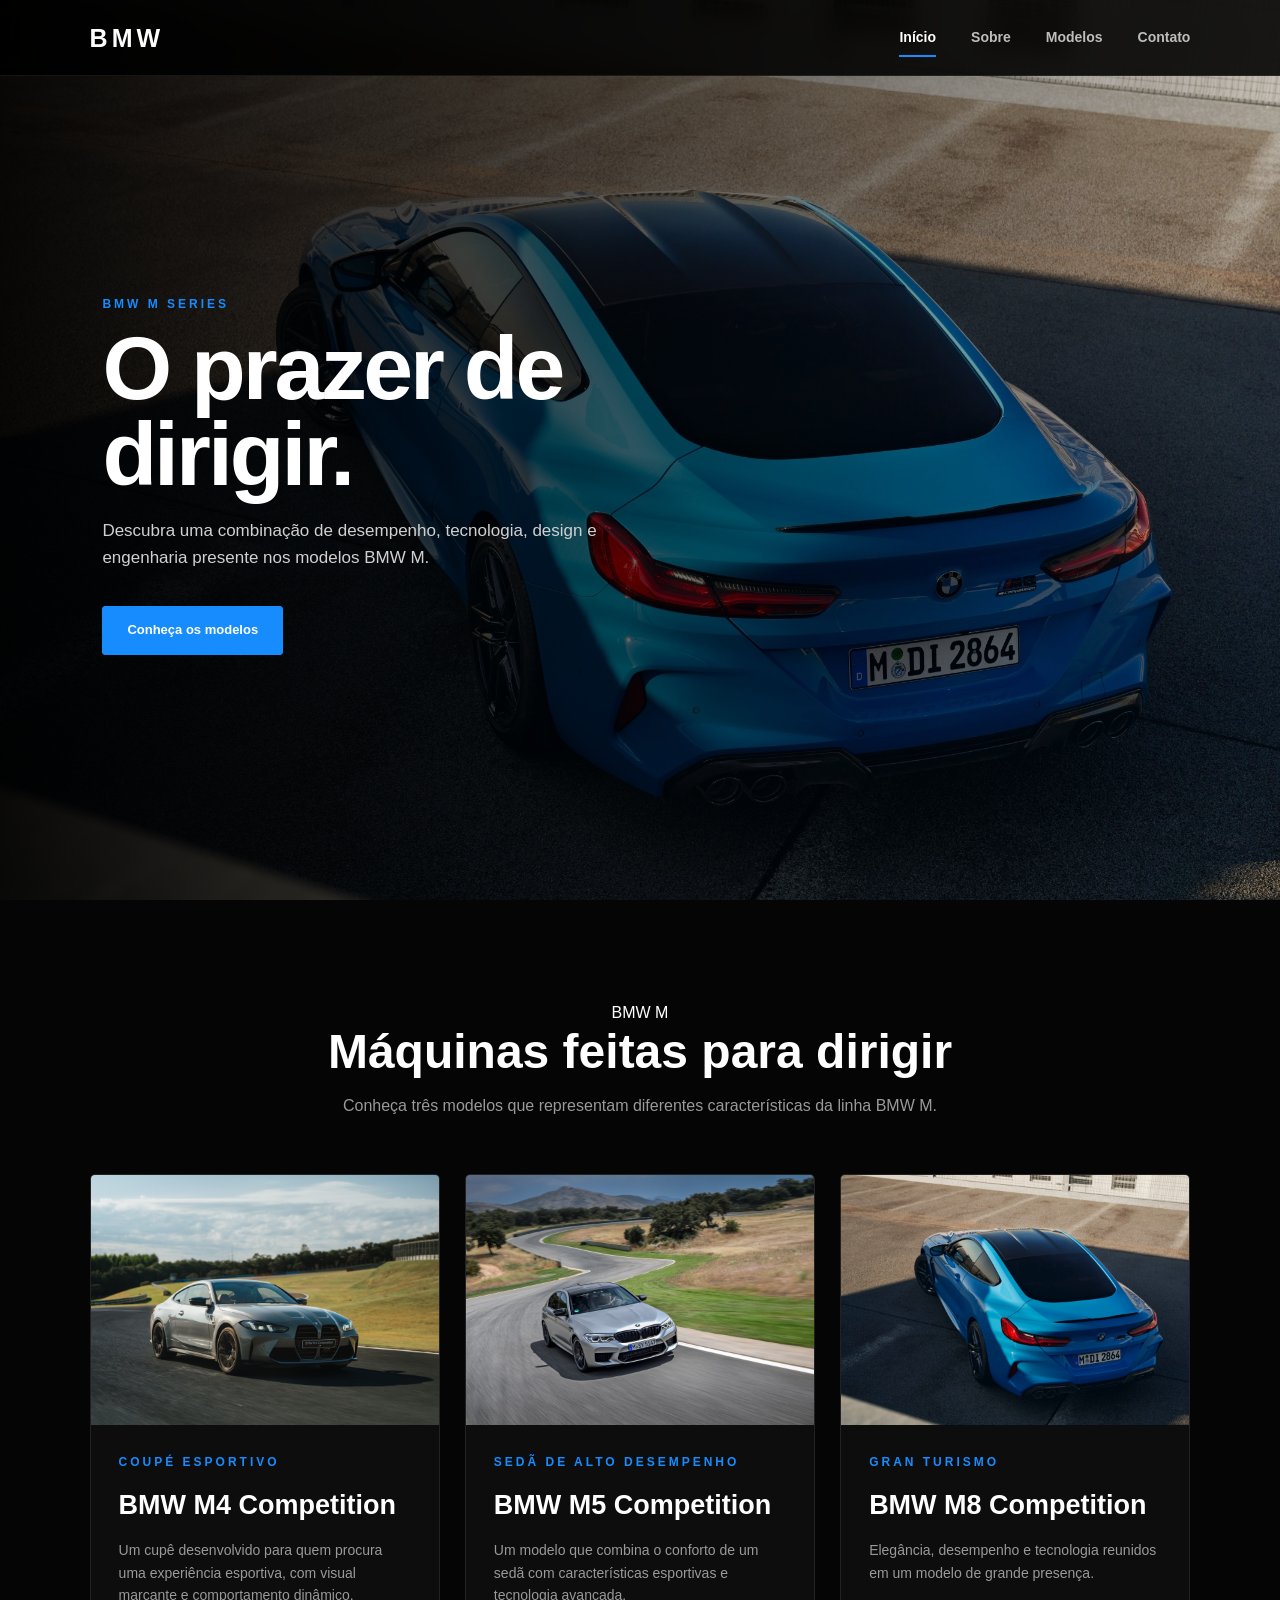
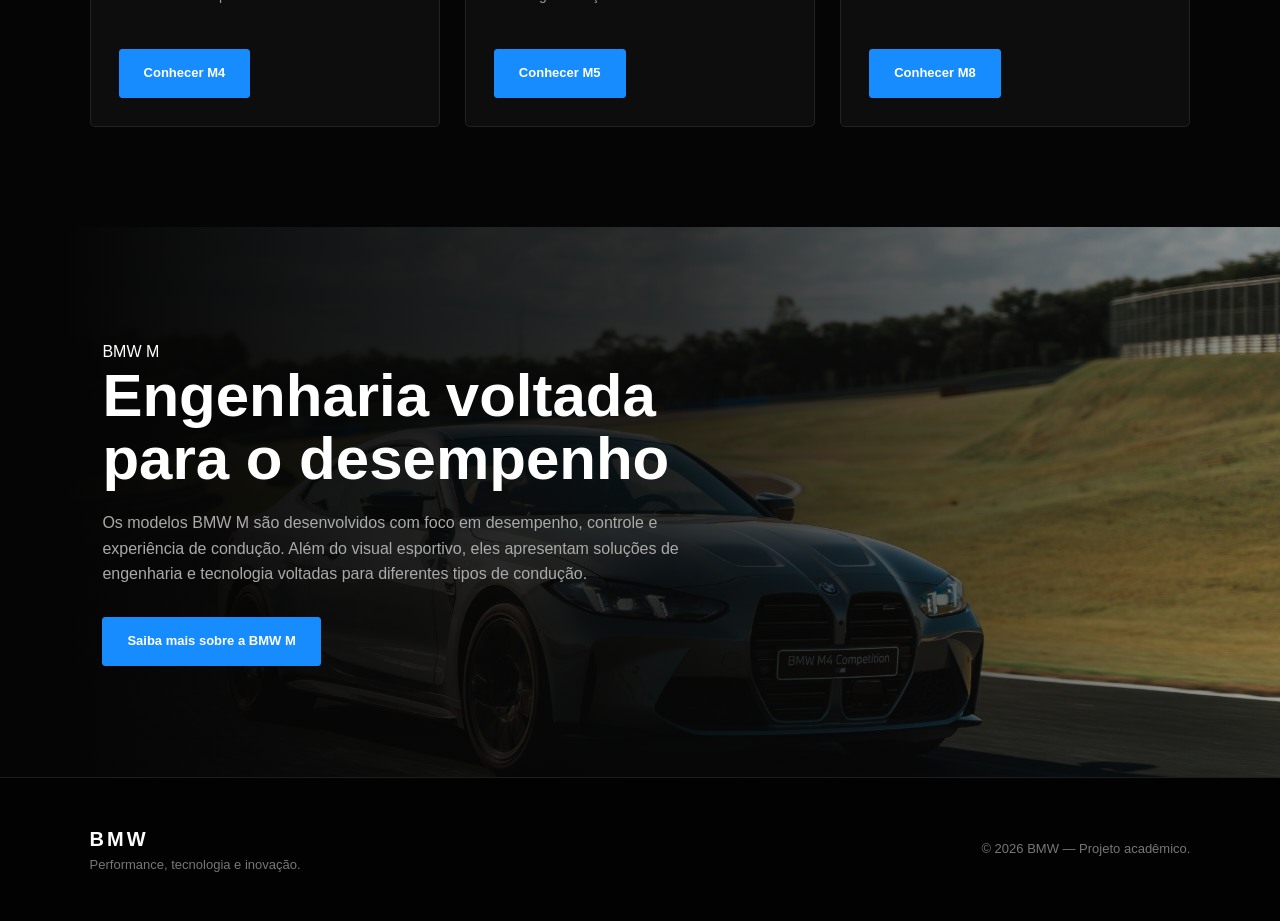
<file: index.html>
<!DOCTYPE html>
<html lang="pt-BR">

<head>
    <meta charset="UTF-8">
    <meta name="viewport" content="width=device-width, initial-scale=1.0">

    <title>BMW M | Performance e Tecnologia</title>

    <link rel="stylesheet" href="css/estilo.css">
</head>

<body>

<header class="header">

    <div class="logo">BMW</div>

    <nav class="nav">
        <a href="index.html" class="ativo">Início</a>
        <a href="sobre.html">Sobre</a>
        <a href="servicos.html">Modelos</a>
        <a href="contato.html">Contato</a>
    </nav>

    <button class="menu-btn" id="menuBtn">☰</button>

</header>


<main>

    <!-- HERO -->

    <section class="hero">

        <div class="hero-conteudo">

            <span>BMW M SERIES</span>

            <h1>O prazer de<br>dirigir.</h1>

            <p>
                Descubra uma combinação de desempenho,
                tecnologia, design e engenharia presente
                nos modelos BMW M.
            </p>

            <a href="servicos.html" class="btn">
                Conheça os modelos
            </a>

        </div>

    </section>


    <!-- DESTAQUES -->

    <section class="modelos">

        <div class="titulo-secao">

            <span>BMW M</span>

            <h2>Máquinas feitas para dirigir</h2>

            <p>
                Conheça três modelos que representam diferentes
                características da linha BMW M.
            </p>

        </div>


        <div class="cards">


            <!-- M4 -->

            <article class="card">

                <a href="servicos.html#m4">

                    <img
                        src="img/bmw-m4.jpg"
                        alt="BMW M4 Competition">

                </a>

                <div class="card-conteudo">

                    <span>COUPÉ ESPORTIVO</span>

                    <h3>BMW M4 Competition</h3>

                    <p>
                        Um cupê desenvolvido para quem procura
                        uma experiência esportiva, com visual
                        marcante e comportamento dinâmico.
                    </p>

                    <a href="servicos.html#m4" class="btn">
                        Conhecer M4
                    </a>

                </div>

            </article>


            <!-- M5 -->

            <article class="card">

                <a href="servicos.html#m5">

                    <img
                        src="img/bmw-m5.jpg"
                        alt="BMW M5 Competition">

                </a>

                <div class="card-conteudo">

                    <span>SEDÃ DE ALTO DESEMPENHO</span>

                    <h3>BMW M5 Competition</h3>

                    <p>
                        Um modelo que combina o conforto de um
                        sedã com características esportivas e
                        tecnologia avançada.
                    </p>

                    <a href="servicos.html#m5" class="btn">
                        Conhecer M5
                    </a>

                </div>

            </article>


            <!-- M8 -->

            <article class="card">

                <a href="servicos.html#m8">

                    <img
                        src="img/bmw-m8.jpg"
                        alt="BMW M8 Competition">

                </a>

                <div class="card-conteudo">

                    <span>GRAN TURISMO</span>

                    <h3>BMW M8 Competition</h3>

                    <p>
                        Elegância, desempenho e tecnologia
                        reunidos em um modelo de grande presença.
                    </p>

                    <a href="servicos.html#m8" class="btn">
                        Conhecer M8
                    </a>

                </div>

            </article>

        </div>

    </section>


    <!-- SOBRE OS CARROS -->

    <section class="destaque">

        <div class="destaque-texto">

            <span>BMW M</span>

            <h2>Engenharia voltada para o desempenho</h2>

            <p>
                Os modelos BMW M são desenvolvidos com foco
                em desempenho, controle e experiência de condução.
                Além do visual esportivo, eles apresentam soluções
                de engenharia e tecnologia voltadas para diferentes
                tipos de condução.
            </p>

            <a href="sobre.html" class="btn">
                Saiba mais sobre a BMW M
            </a>

        </div>

    </section>

</main>


<button id="topo" class="topo">↑</button>


<footer class="footer">

    <div>

        <strong>BMW</strong>

        <p>
            Performance, tecnologia e inovação.
        </p>

    </div>

    <p>
        © 2026 BMW — Projeto acadêmico.
    </p>

</footer>


<script src="js/script.js"></script>

</body>
</html>
</file>
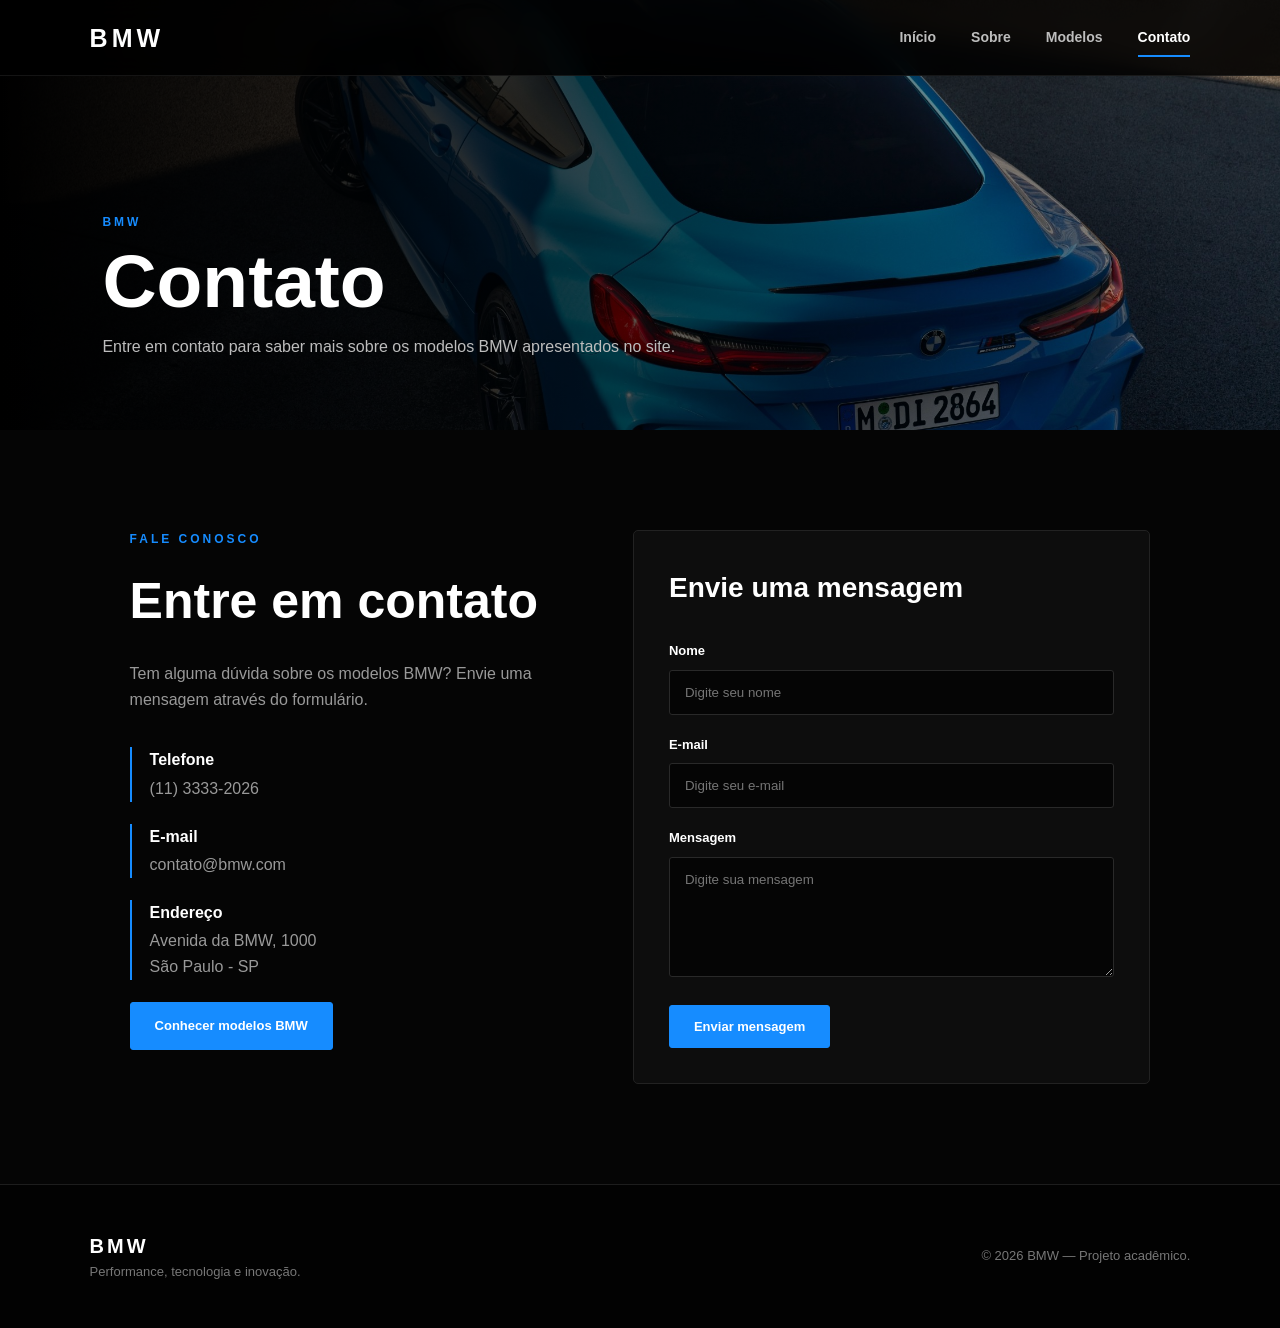
<file: contato.html>
<!DOCTYPE html>
<html lang="pt-BR">

<head>

    <meta charset="UTF-8">

    <meta name="viewport"
          content="width=device-width, initial-scale=1.0">

    <title>BMW | Contato</title>

    <link rel="stylesheet"
          href="css/estilo.css">

</head>

<body>


<header class="header">

    <div class="logo">BMW</div>

    <nav class="nav">

        <a href="index.html">
            Início
        </a>

        <a href="sobre.html">
            Sobre
        </a>

        <a href="servicos.html">
            Modelos
        </a>

        <a href="contato.html"
           class="ativo">
            Contato
        </a>

    </nav>

    <button class="menu-btn"
            id="menuBtn">
        ☰
    </button>

</header>


<main>


    <section class="page-header">

        <div>

            <span>BMW</span>

            <h1>Contato</h1>

            <p>
                Entre em contato para saber mais sobre
                os modelos BMW apresentados no site.
            </p>

        </div>

    </section>


    <section class="contato">


        <div class="contato-info">

            <span>FALE CONOSCO</span>

            <h2>
                Entre em contato
            </h2>

            <p>
                Tem alguma dúvida sobre os modelos BMW?
                Envie uma mensagem através do formulário.
            </p>


            <div class="info-item">

                <strong>
                    Telefone
                </strong>

                <p>
                    (11) 3333-2026
                </p>

            </div>


            <div class="info-item">

                <strong>
                    E-mail
                </strong>

                <p>
                    contato@bmw.com
                </p>

            </div>


            <div class="info-item">

                <strong>
                    Endereço
                </strong>

                <p>
                    Avenida da BMW, 1000<br>
                    São Paulo - SP
                </p>

            </div>


            <a href="https://www.bmw.com.br/pt/all-models.html"
               target="_blank"
               class="btn">

                Conhecer modelos BMW

            </a>

        </div>


        <form id="formContato"
              class="formulario">


            <h2>
                Envie uma mensagem
            </h2>


            <div class="campo">

                <label for="nome">
                    Nome
                </label>

                <input
                    type="text"
                    id="nome"
                    name="nome"
                    placeholder="Digite seu nome"
                >

            </div>


            <div class="campo">

                <label for="email">
                    E-mail
                </label>

                <input
                    type="email"
                    id="email"
                    name="email"
                    placeholder="Digite seu e-mail"
                >

            </div>


            <div class="campo">

                <label for="mensagem">
                    Mensagem
                </label>

                <textarea
                    id="mensagem"
                    name="mensagem"
                    rows="6"
                    placeholder="Digite sua mensagem"
                ></textarea>

            </div>


            <button
                type="submit"
                class="btn">

                Enviar mensagem

            </button>


        </form>

    </section>

</main>


<footer class="footer">

    <div>

        <strong>BMW</strong>

        <p>
            Performance, tecnologia e inovação.
        </p>

    </div>

    <p>
        © 2026 BMW — Projeto acadêmico.
    </p>

</footer>


<script src="js/script.js"></script>

</body>
</html>
</file>
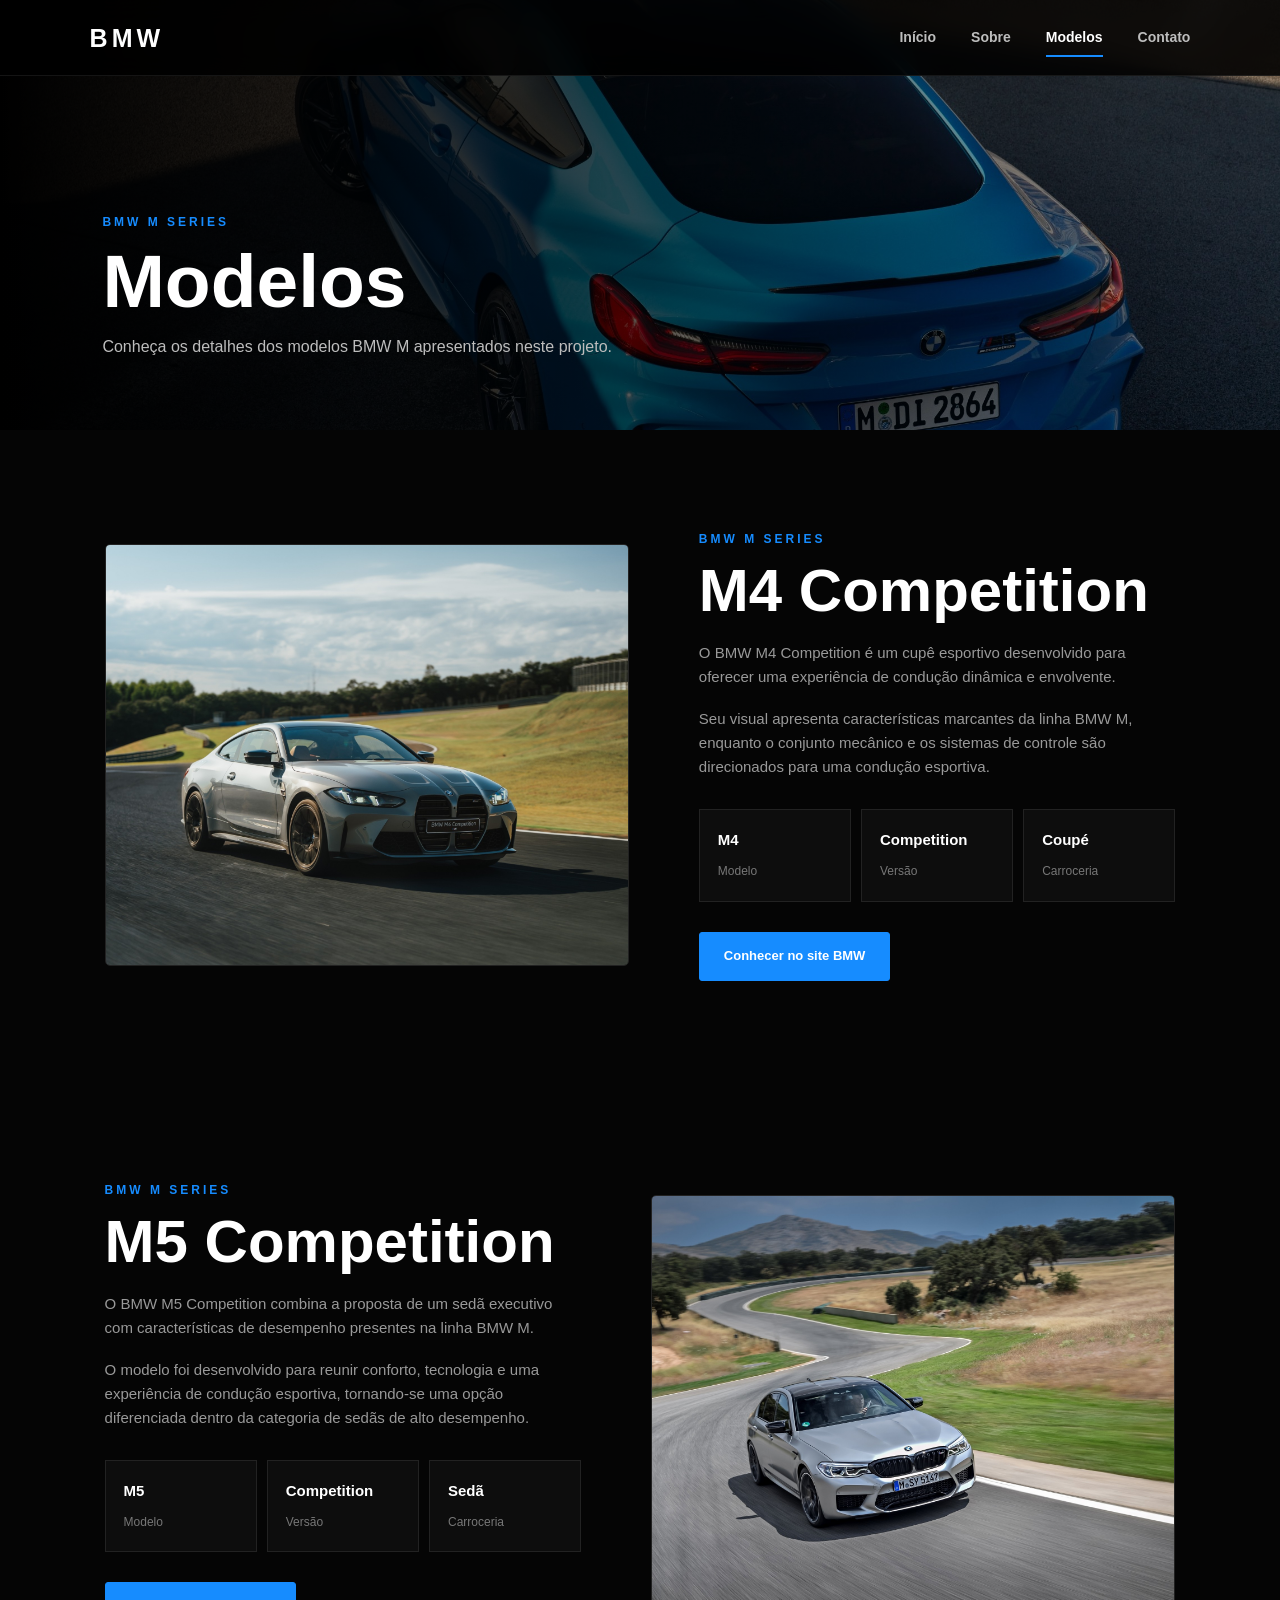
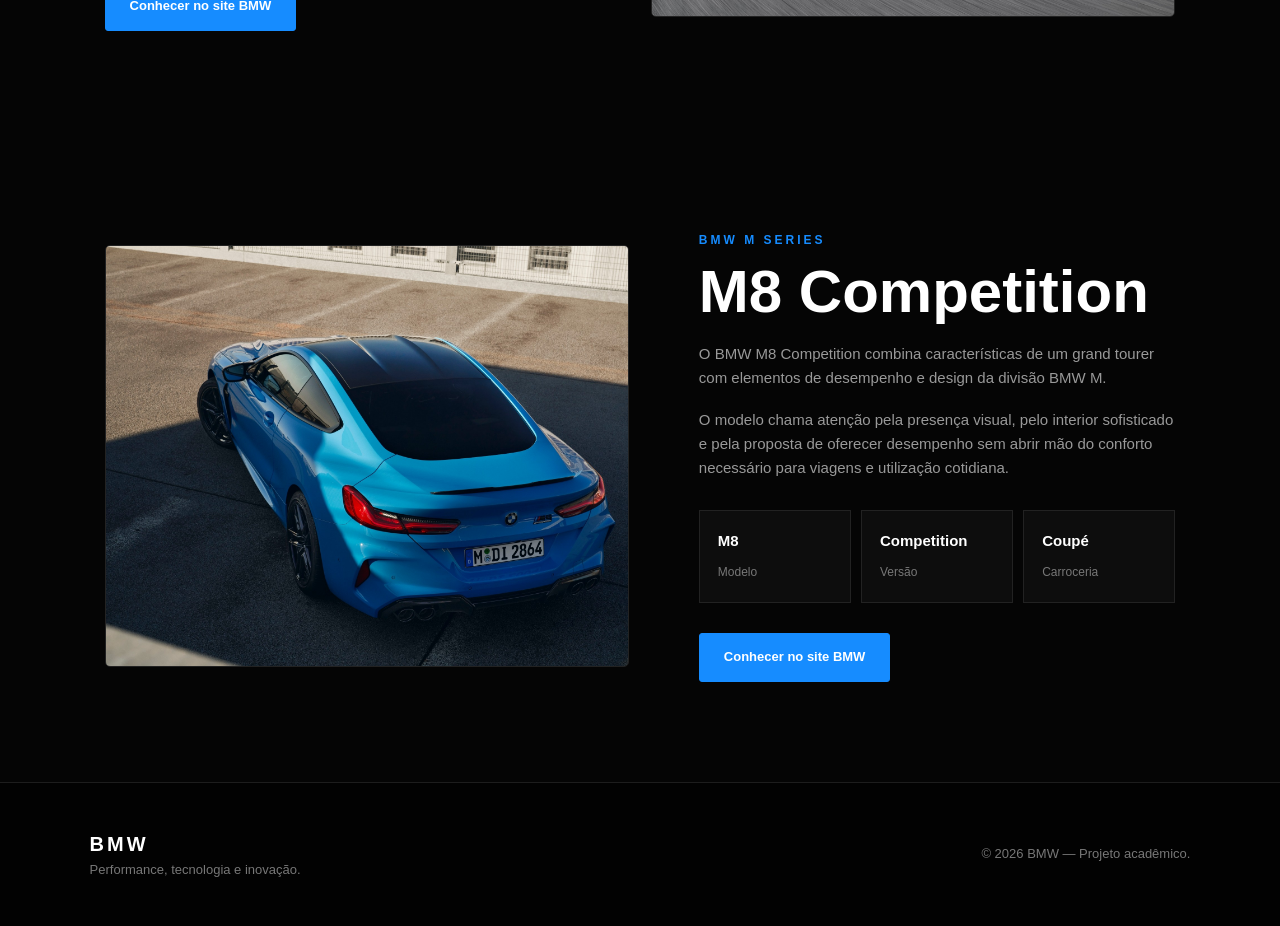
<file: servicos.html>
<!DOCTYPE html>
<html lang="pt-BR">

<head>

    <meta charset="UTF-8">

    <meta name="viewport"
          content="width=device-width, initial-scale=1.0">

    <title>BMW | Modelos</title>

    <link rel="stylesheet"
          href="css/estilo.css">

</head>

<body>


<header class="header">

    <div class="logo">BMW</div>

    <nav class="nav">

        <a href="index.html">
            Início
        </a>

        <a href="sobre.html">
            Sobre
        </a>

        <a href="servicos.html"
           class="ativo">
            Modelos
        </a>

        <a href="contato.html">
            Contato
        </a>

    </nav>

    <button class="menu-btn"
            id="menuBtn">
        ☰
    </button>

</header>


<main>


    <section class="page-header">

        <div>

            <span>BMW M SERIES</span>

            <h1>Modelos</h1>

            <p>
                Conheça os detalhes dos modelos BMW M
                apresentados neste projeto.
            </p>

        </div>

    </section>


    <!-- M4 -->

    <section class="carro"
             id="m4">

        <div class="carro-imagem">

            <a href="https://www.bmw.com.br/pt/all-models.html"
               target="_blank">

                <img src="img/bmw-m4.jpg"
                     alt="BMW M4 Competition">

            </a>

        </div>


        <div class="carro-info">

            <span>BMW M SERIES</span>

            <h2>
                M4 Competition
            </h2>

            <p>
                O BMW M4 Competition é um cupê esportivo
                desenvolvido para oferecer uma experiência
                de condução dinâmica e envolvente.
            </p>

            <p>
                Seu visual apresenta características marcantes
                da linha BMW M, enquanto o conjunto mecânico
                e os sistemas de controle são direcionados
                para uma condução esportiva.
            </p>


            <div class="carro-dados">

                <div>
                    <strong>M4</strong>
                    <span>Modelo</span>
                </div>

                <div>
                    <strong>Competition</strong>
                    <span>Versão</span>
                </div>

                <div>
                    <strong>Coupé</strong>
                    <span>Carroceria</span>
                </div>

            </div>


            <a href="https://www.bmw.com.br/pt/all-models.html"
               target="_blank"
               class="btn">

                Conhecer no site BMW

            </a>

        </div>

    </section>


    <!-- M5 -->

    <section class="carro carro-invertido"
             id="m5">

        <div class="carro-imagem">

            <a href="https://www.bmw.com.br/pt/all-models.html"
               target="_blank">

                <img src="img/bmw-m5.jpg"
                     alt="BMW M5 Competition">

            </a>

        </div>


        <div class="carro-info">

            <span>BMW M SERIES</span>

            <h2>
                M5 Competition
            </h2>

            <p>
                O BMW M5 Competition combina a proposta de
                um sedã executivo com características de
                desempenho presentes na linha BMW M.
            </p>

            <p>
                O modelo foi desenvolvido para reunir conforto,
                tecnologia e uma experiência de condução esportiva,
                tornando-se uma opção diferenciada dentro da
                categoria de sedãs de alto desempenho.
            </p>


            <div class="carro-dados">

                <div>
                    <strong>M5</strong>
                    <span>Modelo</span>
                </div>

                <div>
                    <strong>Competition</strong>
                    <span>Versão</span>
                </div>

                <div>
                    <strong>Sedã</strong>
                    <span>Carroceria</span>
                </div>

            </div>


            <a href="https://www.bmw.com.br/pt/all-models.html"
               target="_blank"
               class="btn">

                Conhecer no site BMW

            </a>

        </div>

    </section>


    <!-- M8 -->

    <section class="carro"
             id="m8">

        <div class="carro-imagem">

            <a href="https://www.bmw.com.br/pt/all-models.html"
               target="_blank">

                <img src="img/bmw-m8.jpg"
                     alt="BMW M8 Competition">

            </a>

        </div>


        <div class="carro-info">

            <span>BMW M SERIES</span>

            <h2>
                M8 Competition
            </h2>

            <p>
                O BMW M8 Competition combina características
                de um grand tourer com elementos de desempenho
                e design da divisão BMW M.
            </p>

            <p>
                O modelo chama atenção pela presença visual,
                pelo interior sofisticado e pela proposta de
                oferecer desempenho sem abrir mão do conforto
                necessário para viagens e utilização cotidiana.
            </p>


            <div class="carro-dados">

                <div>
                    <strong>M8</strong>
                    <span>Modelo</span>
                </div>

                <div>
                    <strong>Competition</strong>
                    <span>Versão</span>
                </div>

                <div>
                    <strong>Coupé</strong>
                    <span>Carroceria</span>
                </div>

            </div>


            <a href="https://www.bmw.com.br/pt/all-models.html"
               target="_blank"
               class="btn">

                Conhecer no site BMW

            </a>

        </div>

    </section>


</main>


<footer class="footer">

    <div>

        <strong>BMW</strong>

        <p>
            Performance, tecnologia e inovação.
        </p>

    </div>

    <p>
        © 2026 BMW — Projeto acadêmico.
    </p>

</footer>


<script src="js/script.js"></script>

</body>
</html>
</file>
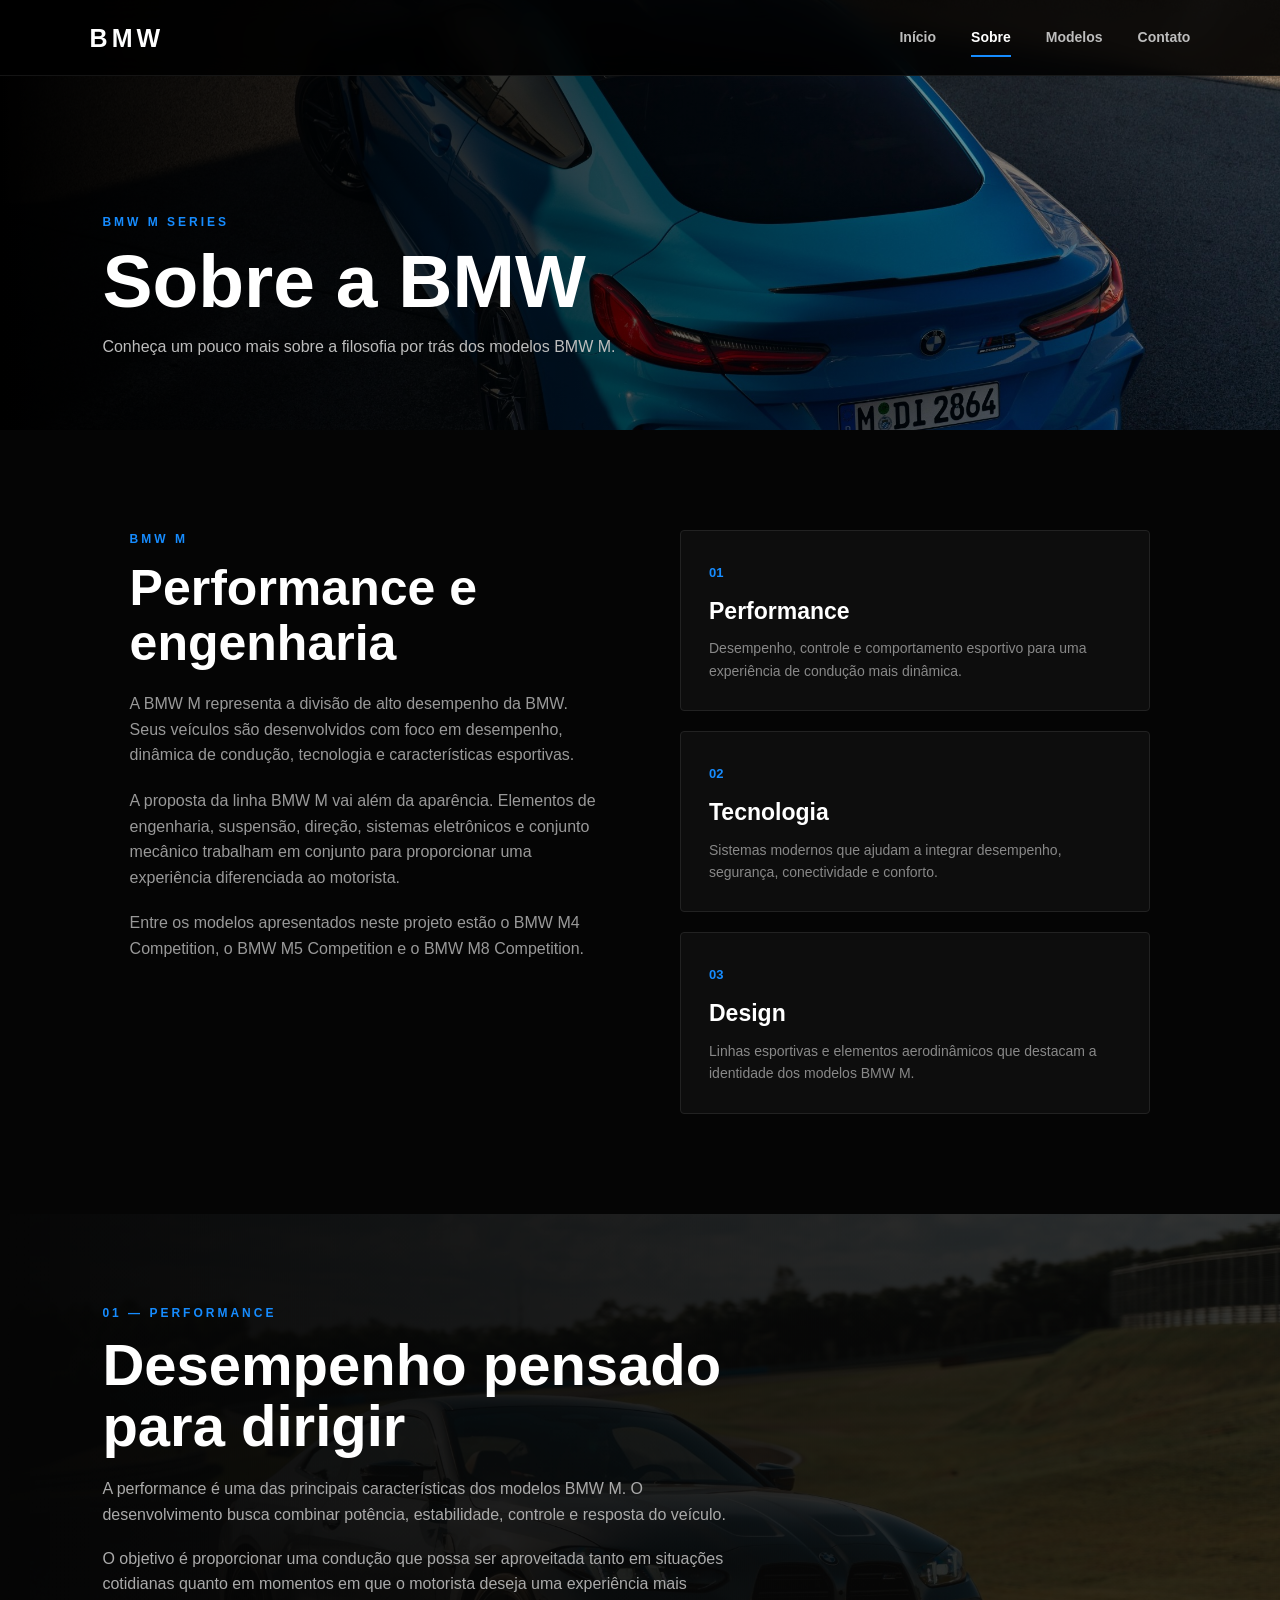
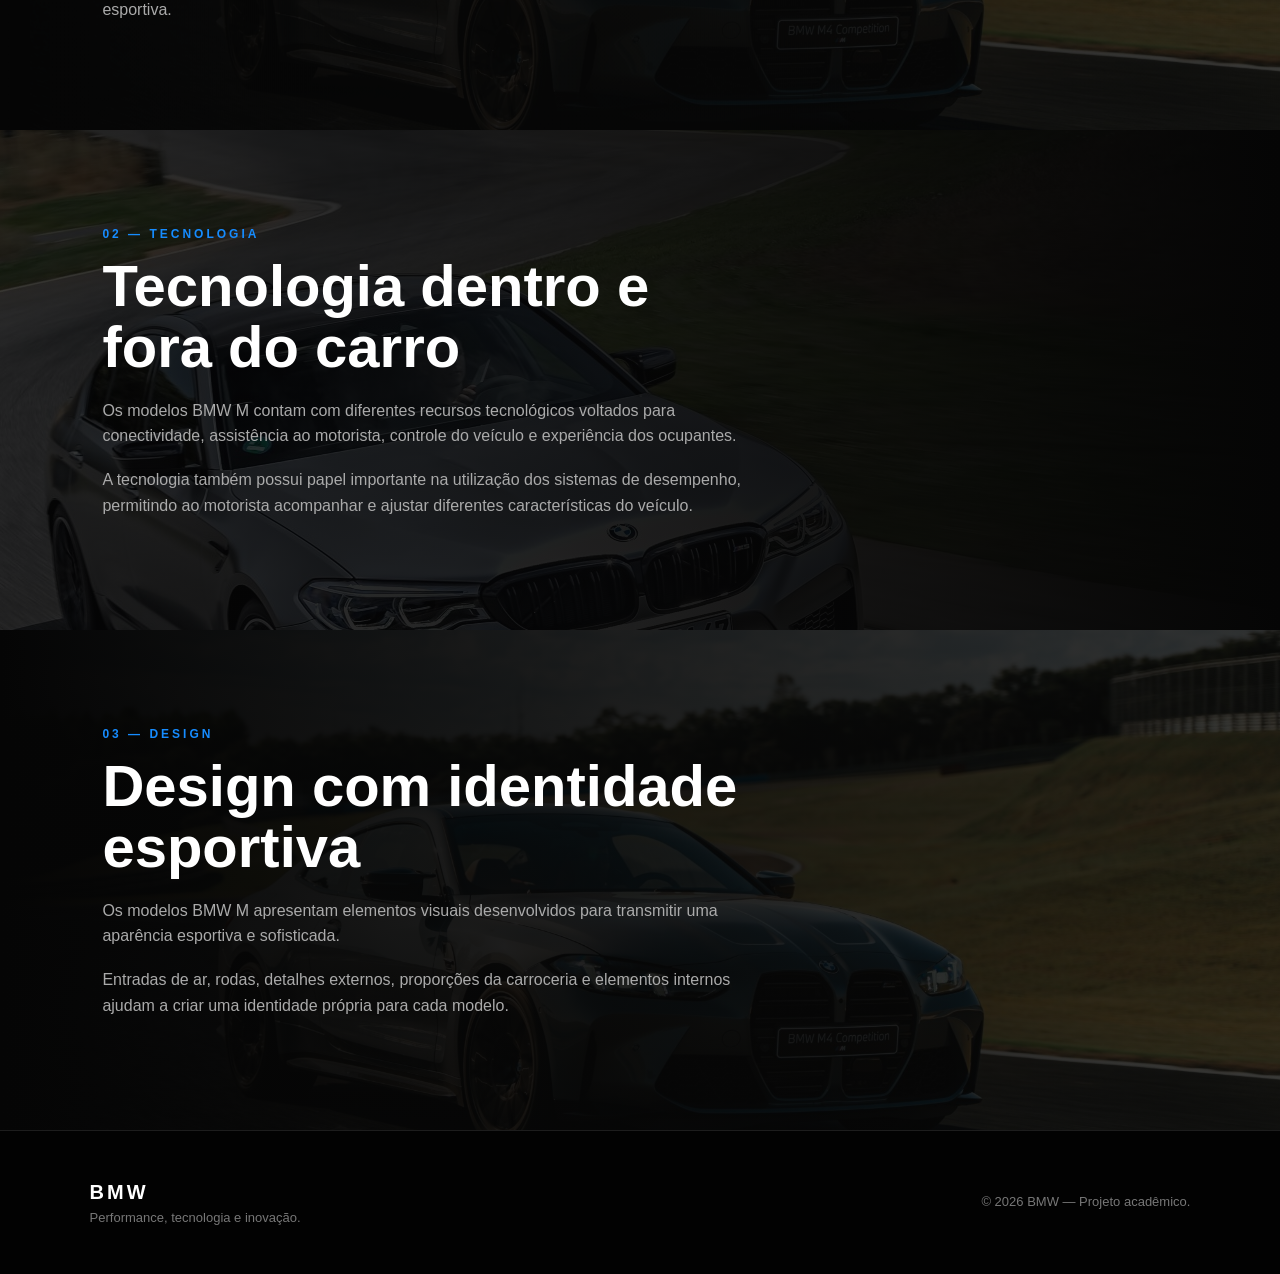
<file: sobre.html>
<!DOCTYPE html>
<html lang="pt-BR">

<head>

    <meta charset="UTF-8">

    <meta name="viewport"
          content="width=device-width, initial-scale=1.0">

    <title>BMW | Sobre</title>

    <link rel="stylesheet"
          href="css/estilo.css">

</head>

<body>


<header class="header">

    <div class="logo">BMW</div>

    <nav class="nav">

        <a href="index.html">
            Início
        </a>

        <a href="sobre.html"
           class="ativo">
            Sobre
        </a>

        <a href="servicos.html">
            Modelos
        </a>

        <a href="contato.html">
            Contato
        </a>

    </nav>

    <button class="menu-btn"
            id="menuBtn">
        ☰
    </button>

</header>


<main>


    <!-- CABEÇALHO -->

    <section class="page-header">

        <div>

            <span>BMW M SERIES</span>

            <h1>Sobre a BMW</h1>

            <p>
                Conheça um pouco mais sobre a filosofia
                por trás dos modelos BMW M.
            </p>

        </div>

    </section>


    <!-- HISTÓRIA -->

    <section class="sobre">

        <div class="sobre-texto">

            <span>BMW M</span>

            <h2>
                Performance e engenharia
            </h2>

            <p>
                A BMW M representa a divisão de alto desempenho
                da BMW. Seus veículos são desenvolvidos com foco
                em desempenho, dinâmica de condução, tecnologia
                e características esportivas.
            </p>

            <p>
                A proposta da linha BMW M vai além da aparência.
                Elementos de engenharia, suspensão, direção,
                sistemas eletrônicos e conjunto mecânico trabalham
                em conjunto para proporcionar uma experiência
                diferenciada ao motorista.
            </p>

            <p>
                Entre os modelos apresentados neste projeto estão
                o BMW M4 Competition, o BMW M5 Competition e o
                BMW M8 Competition.
            </p>

        </div>


        <!-- CARACTERÍSTICAS -->

        <div class="valores">


            <a href="#performance"
               class="valor">

                <span>01</span>

                <h3>
                    Performance
                </h3>

                <p>
                    Desempenho, controle e comportamento esportivo
                    para uma experiência de condução mais dinâmica.
                </p>

            </a>


            <a href="#tecnologia"
               class="valor">

                <span>02</span>

                <h3>
                    Tecnologia
                </h3>

                <p>
                    Sistemas modernos que ajudam a integrar
                    desempenho, segurança, conectividade e conforto.
                </p>

            </a>


            <a href="#design"
               class="valor">

                <span>03</span>

                <h3>
                    Design
                </h3>

                <p>
                    Linhas esportivas e elementos aerodinâmicos
                    que destacam a identidade dos modelos BMW M.
                </p>

            </a>

        </div>

    </section>


    <!-- PERFORMANCE -->

    <section class="info-secao"
             id="performance">

        <div>

            <span>01 — PERFORMANCE</span>

            <h2>
                Desempenho pensado para dirigir
            </h2>

            <p>
                A performance é uma das principais características
                dos modelos BMW M. O desenvolvimento busca combinar
                potência, estabilidade, controle e resposta do
                veículo.
            </p>

            <p>
                O objetivo é proporcionar uma condução que possa
                ser aproveitada tanto em situações cotidianas quanto
                em momentos em que o motorista deseja uma experiência
                mais esportiva.
            </p>

        </div>

    </section>


    <!-- TECNOLOGIA -->

    <section class="info-secao info-alternativa"
             id="tecnologia">

        <div>

            <span>02 — TECNOLOGIA</span>

            <h2>
                Tecnologia dentro e fora do carro
            </h2>

            <p>
                Os modelos BMW M contam com diferentes recursos
                tecnológicos voltados para conectividade,
                assistência ao motorista, controle do veículo
                e experiência dos ocupantes.
            </p>

            <p>
                A tecnologia também possui papel importante na
                utilização dos sistemas de desempenho, permitindo
                ao motorista acompanhar e ajustar diferentes
                características do veículo.
            </p>

        </div>

    </section>


    <!-- DESIGN -->

    <section class="info-secao"
             id="design">

        <div>

            <span>03 — DESIGN</span>

            <h2>
                Design com identidade esportiva
            </h2>

            <p>
                Os modelos BMW M apresentam elementos visuais
                desenvolvidos para transmitir uma aparência
                esportiva e sofisticada.
            </p>

            <p>
                Entradas de ar, rodas, detalhes externos,
                proporções da carroceria e elementos internos
                ajudam a criar uma identidade própria para
                cada modelo.
            </p>

        </div>

    </section>


</main>


<footer class="footer">

    <div>

        <strong>BMW</strong>

        <p>
            Performance, tecnologia e inovação.
        </p>

    </div>

    <p>
        © 2026 BMW — Projeto acadêmico.
    </p>

</footer>


<script src="js/script.js"></script>

</body>
</html>
</file>
<file: css/estilo.css>
/* =========================
   RESET
========================= */

* {
    margin: 0;
    padding: 0;
    box-sizing: border-box;
}

html {
    scroll-behavior: smooth;
}

body {
    font-family: Arial, Helvetica, sans-serif;

    background: #050505;

    color: #ffffff;

    line-height: 1.6;
}

a {
    text-decoration: none;
    color: inherit;
}

img {
    width: 100%;
    display: block;
}


/* =========================
   HEADER
========================= */

.header {
    width: 100%;
    height: 76px;

    position: fixed;

    top: 0;
    left: 0;

    z-index: 1000;

    display: flex;

    align-items: center;

    justify-content: space-between;

    padding: 0 7%;

    background: rgba(0, 0, 0, 0.88);

    border-bottom: 1px solid rgba(255, 255, 255, 0.08);

    backdrop-filter: blur(12px);
}


.logo {
    font-size: 25px;

    font-weight: 900;

    letter-spacing: 4px;
}


.nav {
    display: flex;

    align-items: center;

    gap: 35px;
}


.nav a {
    position: relative;

    color: #bdbdbd;

    font-size: 14px;

    font-weight: 600;

    transition: 0.3s;
}


.nav a::after {
    content: "";

    position: absolute;

    left: 0;

    bottom: -8px;

    width: 0;

    height: 2px;

    background: #168cff;

    transition: 0.3s;
}


.nav a:hover,
.nav a.ativo {
    color: #ffffff;
}


.nav a:hover::after,
.nav a.ativo::after {
    width: 100%;
}


.menu-btn {
    display: none;

    border: none;

    background: transparent;

    color: white;

    font-size: 28px;

    cursor: pointer;
}


/* =========================
   HERO
========================= */

.hero {
    min-height: 100vh;

    display: flex;

    align-items: center;

    padding: 120px 8% 70px;

    background:
        linear-gradient(
            90deg,
            rgba(0, 0, 0, 0.94),
            rgba(0, 0, 0, 0.58),
            rgba(0, 0, 0, 0.15)
        ),
        url("../img/bmw-m8.jpg");

    background-size: cover;

    background-position: center;
}


.hero-conteudo {
    max-width: 650px;
}


.hero-conteudo span,
.page-header span,
.sobre-texto span,
.carro-info > span,
.info-secao span,
.contato-info > span,
.card-conteudo > span {
    display: block;

    margin-bottom: 12px;

    color: #168cff;

    font-size: 12px;

    font-weight: 700;

    letter-spacing: 3px;
}


.hero h1 {
    margin-bottom: 20px;

    font-size: clamp(50px, 7vw, 90px);

    line-height: 0.95;

    font-weight: 800;

    letter-spacing: -3px;
}


.hero p {
    max-width: 550px;

    margin-bottom: 35px;

    color: #d0d0d0;

    font-size: 17px;
}


/* =========================
   BOTÕES
========================= */

.btn {
    display: inline-flex;

    align-items: center;

    justify-content: center;

    padding: 13px 24px;

    border: 1px solid #168cff;

    background: #168cff;

    color: #ffffff;

    font-size: 13px;

    font-weight: 700;

    border-radius: 3px;

    transition: 0.3s;
}


.btn:hover {
    background: #ffffff;

    border-color: #ffffff;

    color: #050505;

    transform: translateY(-2px);
}


/* =========================
   MODELOS
========================= */

.modelos {
    padding: 100px 7%;
}


.titulo-secao {
    max-width: 750px;

    margin: 0 auto 55px;

    text-align: center;
}


.titulo-secao h2 {
    margin-bottom: 15px;

    font-size: clamp(32px, 4vw, 48px);

    line-height: 1.1;
}


.titulo-secao p {
    color: #999;
}


/* =========================
   CARDS
========================= */

.cards {
    display: grid;

    grid-template-columns: repeat(3, 1fr);

    gap: 25px;

    max-width: 1250px;

    margin: auto;
}


.card {
    overflow: hidden;

    background: #0d0d0d;

    border: 1px solid #222;

    border-radius: 5px;

    transition: 0.4s;
}


.card:hover {
    border-color: #168cff;

    transform: translateY(-7px);

    box-shadow:
        0 20px 50px rgba(0, 0, 0, 0.5);
}


.card > a {
    display: block;

    overflow: hidden;
}


.card img {
    height: 250px;

    object-fit: cover;

    transition: 0.5s;
}


.card:hover img {
    transform: scale(1.05);
}


.card-conteudo {
    padding: 28px;
}


.card-conteudo h3 {
    margin-bottom: 12px;

    font-size: 27px;
}


.card-conteudo p {
    min-height: 85px;

    margin-bottom: 25px;

    color: #999;

    font-size: 14px;
}


/* =========================
   DESTAQUE
========================= */

.destaque {
    min-height: 550px;

    display: flex;

    align-items: center;

    padding: 80px 8%;

    background:
        linear-gradient(
            90deg,
            #050505 5%,
            rgba(5, 5, 5, 0.8),
            rgba(5, 5, 5, 0.25)
        ),
        url("../img/bmw-m4.jpg");

    background-size: cover;

    background-position: center;
}


.destaque-texto {
    max-width: 600px;
}


.destaque-texto h2 {
    margin-bottom: 20px;

    font-size: clamp(35px, 5vw, 60px);

    line-height: 1.05;
}


.destaque-texto p {
    margin-bottom: 30px;

    color: #aaa;
}


/* =========================
   PAGE HEADER
========================= */

.page-header {
    min-height: 430px;

    display: flex;

    align-items: flex-end;

    padding: 130px 8% 70px;

    background:
        linear-gradient(
            90deg,
            #000000,
            rgba(0, 0, 0, 0.65),
            rgba(0, 0, 0, 0.2)
        ),
        url("../img/bmw-m8.jpg");

    background-size: cover;

    background-position: center;
}


.page-header h1 {
    margin-bottom: 15px;

    font-size: clamp(48px, 6vw, 75px);

    line-height: 1;
}


.page-header p {
    max-width: 600px;

    color: #bdbdbd;
}


/* =========================
   SOBRE
========================= */

.sobre {
    max-width: 1200px;

    margin: auto;

    padding: 100px 7%;

    display: grid;

    grid-template-columns: 1fr 1fr;

    gap: 80px;
}


.sobre h2 {
    margin-bottom: 20px;

    font-size: clamp(35px, 4vw, 50px);

    line-height: 1.1;
}


.sobre-texto p {
    margin-bottom: 20px;

    color: #999;

    font-size: 16px;
}


/* =========================
   VALORES
========================= */

.valores {
    display: flex;

    flex-direction: column;

    gap: 20px;
}


.valor {
    display: block;

    padding: 28px;

    background: #0d0d0d;

    border: 1px solid #222;

    border-radius: 4px;

    transition: 0.3s;
}


.valor:hover {
    background: #111;

    border-color: #168cff;

    transform: translateX(7px);

    box-shadow:
        0 10px 30px rgba(0, 0, 0, 0.4);
}


.valor span {
    color: #168cff;

    font-size: 13px;

    font-weight: bold;
}


.valor h3 {
    margin: 8px 0;

    font-size: 23px;
}


.valor p {
    color: #888;

    font-size: 14px;
}


/* =========================
   SEÇÕES PERFORMANCE
   TECNOLOGIA E DESIGN
========================= */

.info-secao {
    min-height: 500px;

    display: flex;

    align-items: center;

    padding: 90px 8%;

    background:
        linear-gradient(
            90deg,
            #050505,
            rgba(5, 5, 5, 0.75)
        ),
        url("../img/bmw-m4.jpg");

    background-size: cover;

    background-position: center;
}


.info-secao > div {
    max-width: 650px;
}


.info-secao h2 {
    margin-bottom: 20px;

    font-size: clamp(35px, 5vw, 58px);

    line-height: 1.05;
}


.info-secao p {
    margin-bottom: 18px;

    color: #aaa;

    font-size: 16px;
}


.info-alternativa {
    background:
        linear-gradient(
            90deg,
            rgba(5, 5, 5, 0.8),
            #050505
        ),
        url("../img/bmw-m5.jpg");

    background-position: center;
}


/* =========================
   MODELOS DETALHADOS
========================= */

.carro {
    max-width: 1250px;

    margin: auto;

    padding: 100px 7%;

    display: grid;

    grid-template-columns: 1.1fr 1fr;

    gap: 70px;

    align-items: center;
}


.carro-invertido {
    grid-template-columns: 1fr 1.1fr;
}


.carro-invertido .carro-imagem {
    order: 2;
}


.carro-invertido .carro-info {
    order: 1;
}


.carro-imagem {
    overflow: hidden;

    border-radius: 5px;

    border: 1px solid #222;
}


.carro-imagem a {
    display: block;
}


.carro-imagem img {
    height: 420px;

    object-fit: cover;

    transition: 0.6s;
}


.carro-imagem:hover img {
    transform: scale(1.05);
}


.carro-info h2 {
    margin-bottom: 20px;

    font-size: clamp(38px, 5vw, 60px);

    line-height: 1;
}


.carro-info p {
    margin-bottom: 18px;

    color: #999;

    font-size: 15px;
}


.carro-dados {
    display: grid;

    grid-template-columns: repeat(3, 1fr);

    gap: 10px;

    margin: 30px 0;
}


.carro-dados div {
    padding: 18px;

    background: #0d0d0d;

    border: 1px solid #222;
}


.carro-dados strong {
    display: block;

    margin-bottom: 5px;

    color: #ffffff;

    font-size: 15px;
}


.carro-dados span {
    color: #777;

    font-size: 12px;
}


/* =========================
   CONTATO
========================= */

.contato {
    max-width: 1200px;

    margin: auto;

    padding: 100px 7%;

    display: grid;

    grid-template-columns: 0.9fr 1.1fr;

    gap: 80px;
}


.contato-info h2 {
    margin-bottom: 20px;

    font-size: clamp(35px, 4vw, 50px);
}


.contato-info > p {
    margin-bottom: 35px;

    color: #999;
}


.info-item {
    margin-bottom: 22px;

    padding-left: 18px;

    border-left: 2px solid #168cff;
}


.info-item strong {
    display: block;

    margin-bottom: 3px;
}


.info-item p {
    color: #999;
}


/* =========================
   FORMULÁRIO
========================= */

.formulario {
    padding: 35px;

    background: #0d0d0d;

    border: 1px solid #222;

    border-radius: 5px;
}


.formulario h2 {
    margin-bottom: 30px;

    font-size: 28px;
}


.campo {
    margin-bottom: 20px;
}


.campo label {
    display: block;

    margin-bottom: 8px;

    font-size: 13px;

    font-weight: 600;
}


.campo input,
.campo textarea {
    width: 100%;

    padding: 14px 15px;

    border: 1px solid #292929;

    outline: none;

    background: #050505;

    color: #ffffff;

    font-family: inherit;

    border-radius: 3px;

    transition: 0.3s;
}


.campo input:focus,
.campo textarea:focus {
    border-color: #168cff;

    box-shadow:
        0 0 0 2px rgba(22, 140, 255, 0.08);
}


.campo textarea {
    resize: vertical;
}


/* =========================
   FOOTER
========================= */

.footer {
    display: flex;

    justify-content: space-between;

    align-items: center;

    gap: 30px;

    padding: 45px 7%;

    background: #020202;

    border-top: 1px solid #1d1d1d;

    color: #777;

    font-size: 13px;
}


.footer strong {
    color: #ffffff;

    font-size: 20px;

    letter-spacing: 3px;
}


/* =========================
   VOLTAR AO TOPO
========================= */

.topo {
    position: fixed;

    right: 25px;

    bottom: 25px;

    width: 45px;

    height: 45px;

    display: none;

    align-items: center;

    justify-content: center;

    border: 1px solid #168cff;

    background: #168cff;

    color: white;

    font-size: 20px;

    border-radius: 3px;

    cursor: pointer;

    z-index: 900;

    transition: 0.3s;
}


.topo:hover {
    background: #ffffff;

    color: #050505;
}


/* =========================
   RESPONSIVIDADE
========================= */

@media (max-width: 900px) {

    .nav {
        position: absolute;

        top: 76px;

        right: 0;

        width: 100%;

        display: none;

        flex-direction: column;

        align-items: center;

        gap: 0;

        padding: 20px;

        background: #050505;

        border-bottom: 1px solid #222;
    }


    .nav.aberto {
        display: flex;
    }


    .nav a {
        width: 100%;

        padding: 15px;

        text-align: center;
    }


    .menu-btn {
        display: block;
    }


    .cards {
        grid-template-columns: 1fr 1fr;
    }


    .sobre,
    .contato {
        grid-template-columns: 1fr;

        gap: 50px;
    }


    .carro,
    .carro-invertido {
        grid-template-columns: 1fr;

        gap: 40px;
    }


    .carro-invertido .carro-imagem {
        order: 1;
    }


    .carro-invertido .carro-info {
        order: 2;
    }

}


@media (max-width: 650px) {

    .header {
        padding: 0 5%;
    }


    .hero {
        padding: 120px 6% 60px;

        background-position: 65% center;
    }


    .hero h1 {
        font-size: 52px;
    }


    .modelos,
    .sobre,
    .contato {
        padding: 70px 6%;
    }


    .cards {
        grid-template-columns: 1fr;
    }


    .page-header {
        min-height: 360px;

        padding: 120px 6% 55px;
    }


    .page-header h1 {
        font-size: 50px;
    }


    .card img {
        height: 230px;
    }


    .carro {
        padding: 70px 6%;
    }


    .carro-imagem img {
        height: 280px;
    }


    .carro-dados {
        grid-template-columns: 1fr;
    }


    .info-secao {
        min-height: 550px;

        padding: 70px 6%;
    }


    .footer {
        flex-direction: column;

        align-items: flex-start;
    }


    .formulario {
        padding: 25px;
    }

}
</file>
